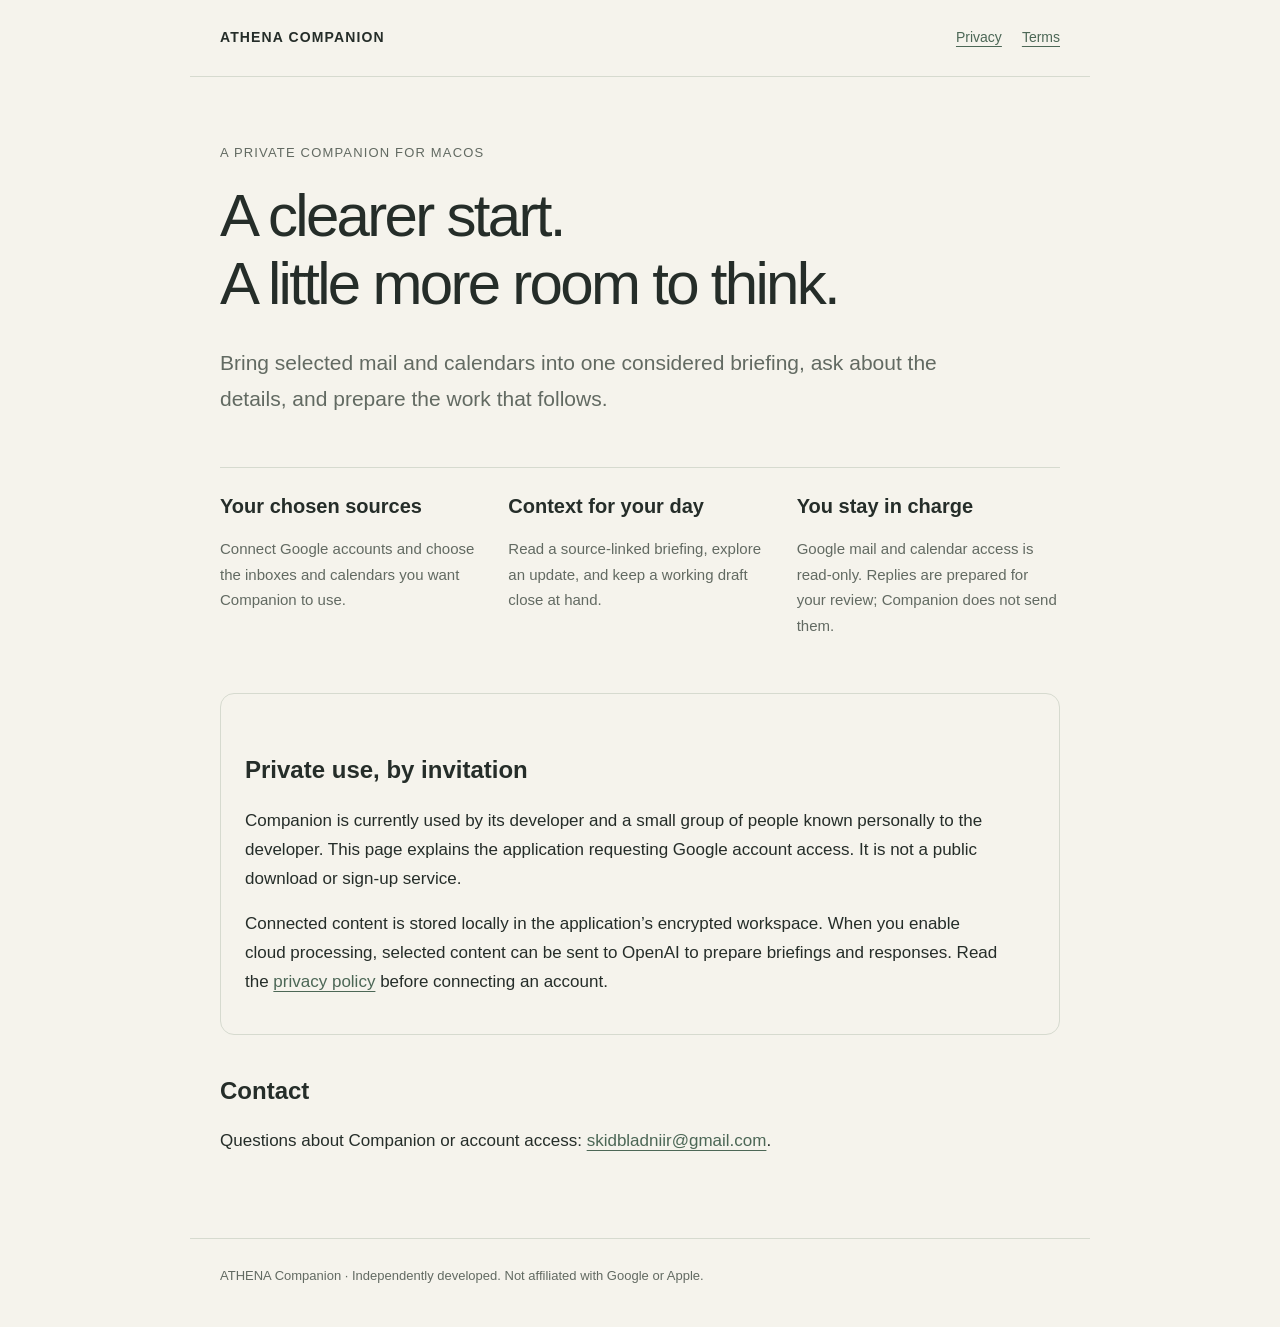
<file: site/index.html>
<!doctype html>
<html lang="en"><head><meta charset="utf-8"><meta name="viewport" content="width=device-width,initial-scale=1"><meta name="description" content="ATHENA Companion is a private macOS assistant for selected mail, calendars, briefings and prepared work."><title>ATHENA Companion</title><link rel="stylesheet" href="style.css"></head><body>
<header><a class="brand" href="./">ATHENA COMPANION</a><nav aria-label="Main"><a href="privacy.html">Privacy</a><a href="terms.html">Terms</a></nav></header>
<main><div class="eyebrow">A private companion for macOS</div><h1>A clearer start.<br>A little more room to think.</h1><p class="lead">Bring selected mail and calendars into one considered briefing, ask about the details, and prepare the work that follows.</p>
<div class="cards"><section><h2>Your chosen sources</h2><p>Connect Google accounts and choose the inboxes and calendars you want Companion to use.</p></section><section><h2>Context for your day</h2><p>Read a source-linked briefing, explore an update, and keep a working draft close at hand.</p></section><section><h2>You stay in charge</h2><p>Google mail and calendar access is read-only. Replies are prepared for your review; Companion does not send them.</p></section></div>
<section class="note"><h2>Private use, by invitation</h2><p>Companion is currently used by its developer and a small group of people known personally to the developer. This page explains the application requesting Google account access. It is not a public download or sign-up service.</p><p>Connected content is stored locally in the application’s encrypted workspace. When you enable cloud processing, selected content can be sent to OpenAI to prepare briefings and responses. Read the <a href="privacy.html">privacy policy</a> before connecting an account.</p></section>
<h2>Contact</h2><p>Questions about Companion or account access: <a href="mailto:skidbladniir@gmail.com">skidbladniir@gmail.com</a>.</p></main>
<footer>ATHENA Companion · Independently developed. Not affiliated with Google or Apple.</footer></body></html>
</file>
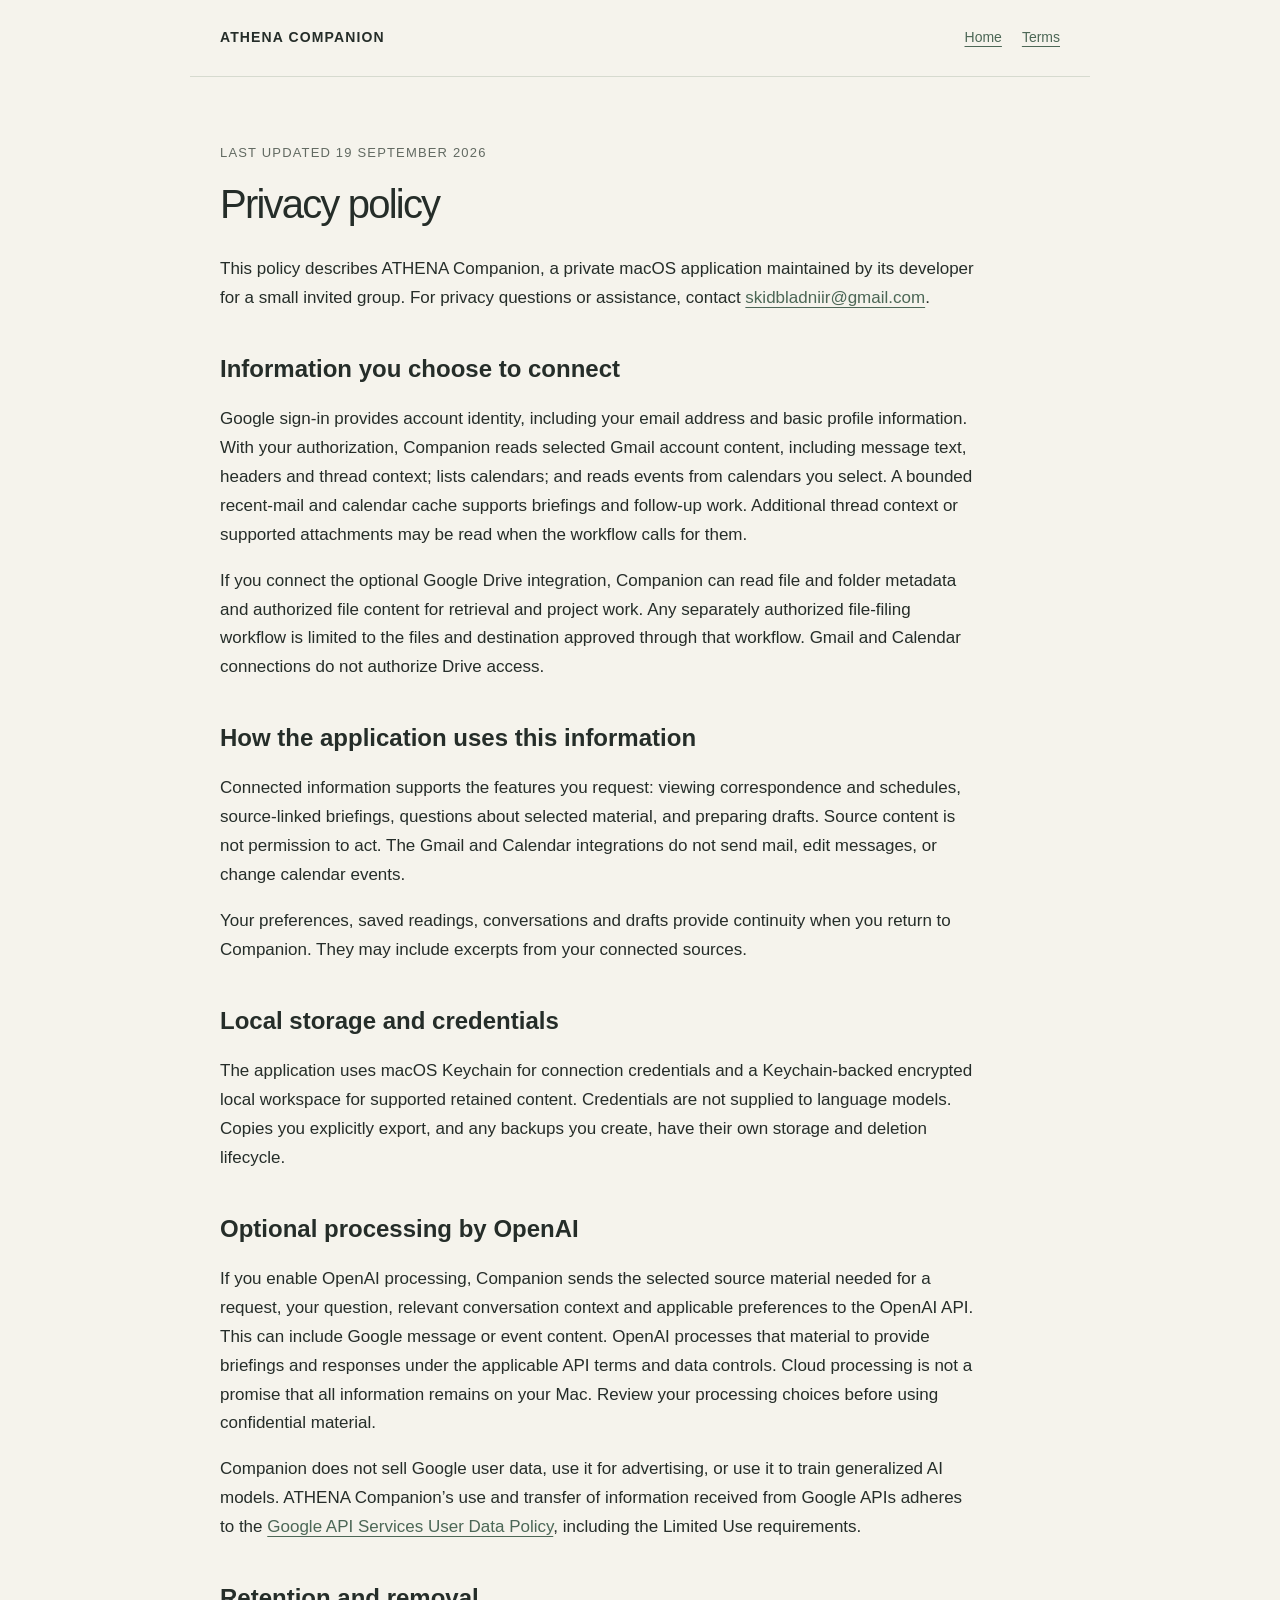
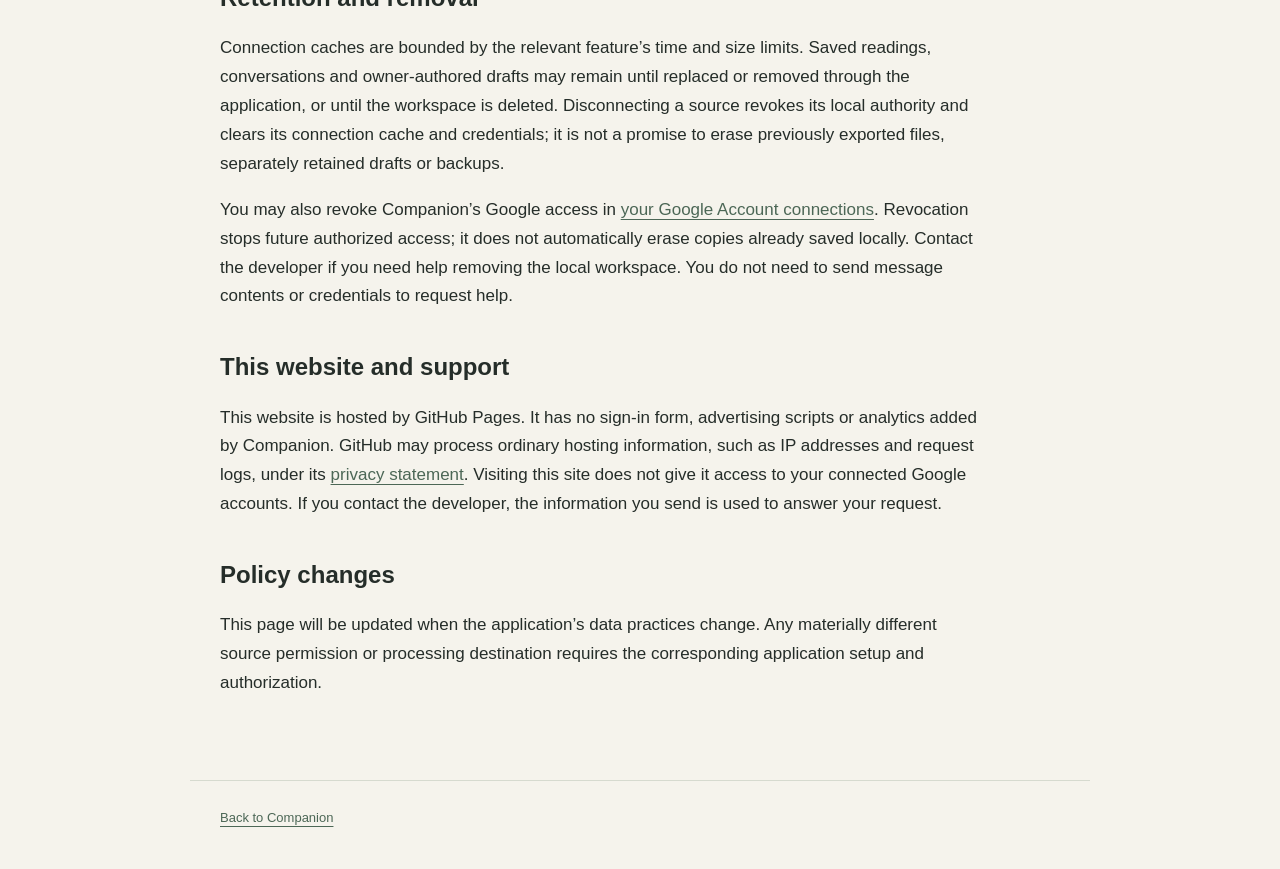
<file: site/privacy.html>
<!doctype html>
<html lang="en"><head><meta charset="utf-8"><meta name="viewport" content="width=device-width,initial-scale=1"><title>Privacy · ATHENA Companion</title><link rel="stylesheet" href="style.css"></head><body>
<header><a class="brand" href="./">ATHENA COMPANION</a><nav aria-label="Main"><a href="./">Home</a><a href="terms.html">Terms</a></nav></header><main class="legal"><div class="eyebrow">Last updated 19 September 2026</div><h1>Privacy policy</h1><p>This policy describes ATHENA Companion, a private macOS application maintained by its developer for a small invited group. For privacy questions or assistance, contact <a href="mailto:skidbladniir@gmail.com">skidbladniir@gmail.com</a>.</p>
<h2>Information you choose to connect</h2><p>Google sign-in provides account identity, including your email address and basic profile information. With your authorization, Companion reads selected Gmail account content, including message text, headers and thread context; lists calendars; and reads events from calendars you select. A bounded recent-mail and calendar cache supports briefings and follow-up work. Additional thread context or supported attachments may be read when the workflow calls for them.</p><p>If you connect the optional Google Drive integration, Companion can read file and folder metadata and authorized file content for retrieval and project work. Any separately authorized file-filing workflow is limited to the files and destination approved through that workflow. Gmail and Calendar connections do not authorize Drive access.</p>
<h2>How the application uses this information</h2><p>Connected information supports the features you request: viewing correspondence and schedules, source-linked briefings, questions about selected material, and preparing drafts. Source content is not permission to act. The Gmail and Calendar integrations do not send mail, edit messages, or change calendar events.</p><p>Your preferences, saved readings, conversations and drafts provide continuity when you return to Companion. They may include excerpts from your connected sources.</p>
<h2>Local storage and credentials</h2><p>The application uses macOS Keychain for connection credentials and a Keychain-backed encrypted local workspace for supported retained content. Credentials are not supplied to language models. Copies you explicitly export, and any backups you create, have their own storage and deletion lifecycle.</p>
<h2>Optional processing by OpenAI</h2><p>If you enable OpenAI processing, Companion sends the selected source material needed for a request, your question, relevant conversation context and applicable preferences to the OpenAI API. This can include Google message or event content. OpenAI processes that material to provide briefings and responses under the applicable API terms and data controls. Cloud processing is not a promise that all information remains on your Mac. Review your processing choices before using confidential material.</p><p>Companion does not sell Google user data, use it for advertising, or use it to train generalized AI models. ATHENA Companion’s use and transfer of information received from Google APIs adheres to the <a href="https://developers.google.com/terms/api-services-user-data-policy">Google API Services User Data Policy</a>, including the Limited Use requirements.</p>
<h2>Retention and removal</h2><p>Connection caches are bounded by the relevant feature’s time and size limits. Saved readings, conversations and owner-authored drafts may remain until replaced or removed through the application, or until the workspace is deleted. Disconnecting a source revokes its local authority and clears its connection cache and credentials; it is not a promise to erase previously exported files, separately retained drafts or backups.</p><p>You may also revoke Companion’s Google access in <a href="https://myaccount.google.com/connections">your Google Account connections</a>. Revocation stops future authorized access; it does not automatically erase copies already saved locally. Contact the developer if you need help removing the local workspace. You do not need to send message contents or credentials to request help.</p>
<h2>This website and support</h2><p>This website is hosted by GitHub Pages. It has no sign-in form, advertising scripts or analytics added by Companion. GitHub may process ordinary hosting information, such as IP addresses and request logs, under its <a href="https://docs.github.com/en/site-policy/privacy-policies/github-general-privacy-statement">privacy statement</a>. Visiting this site does not give it access to your connected Google accounts. If you contact the developer, the information you send is used to answer your request.</p>
<h2>Policy changes</h2><p>This page will be updated when the application’s data practices change. Any materially different source permission or processing destination requires the corresponding application setup and authorization.</p></main><footer><a href="./">Back to Companion</a></footer></body></html>
</file>
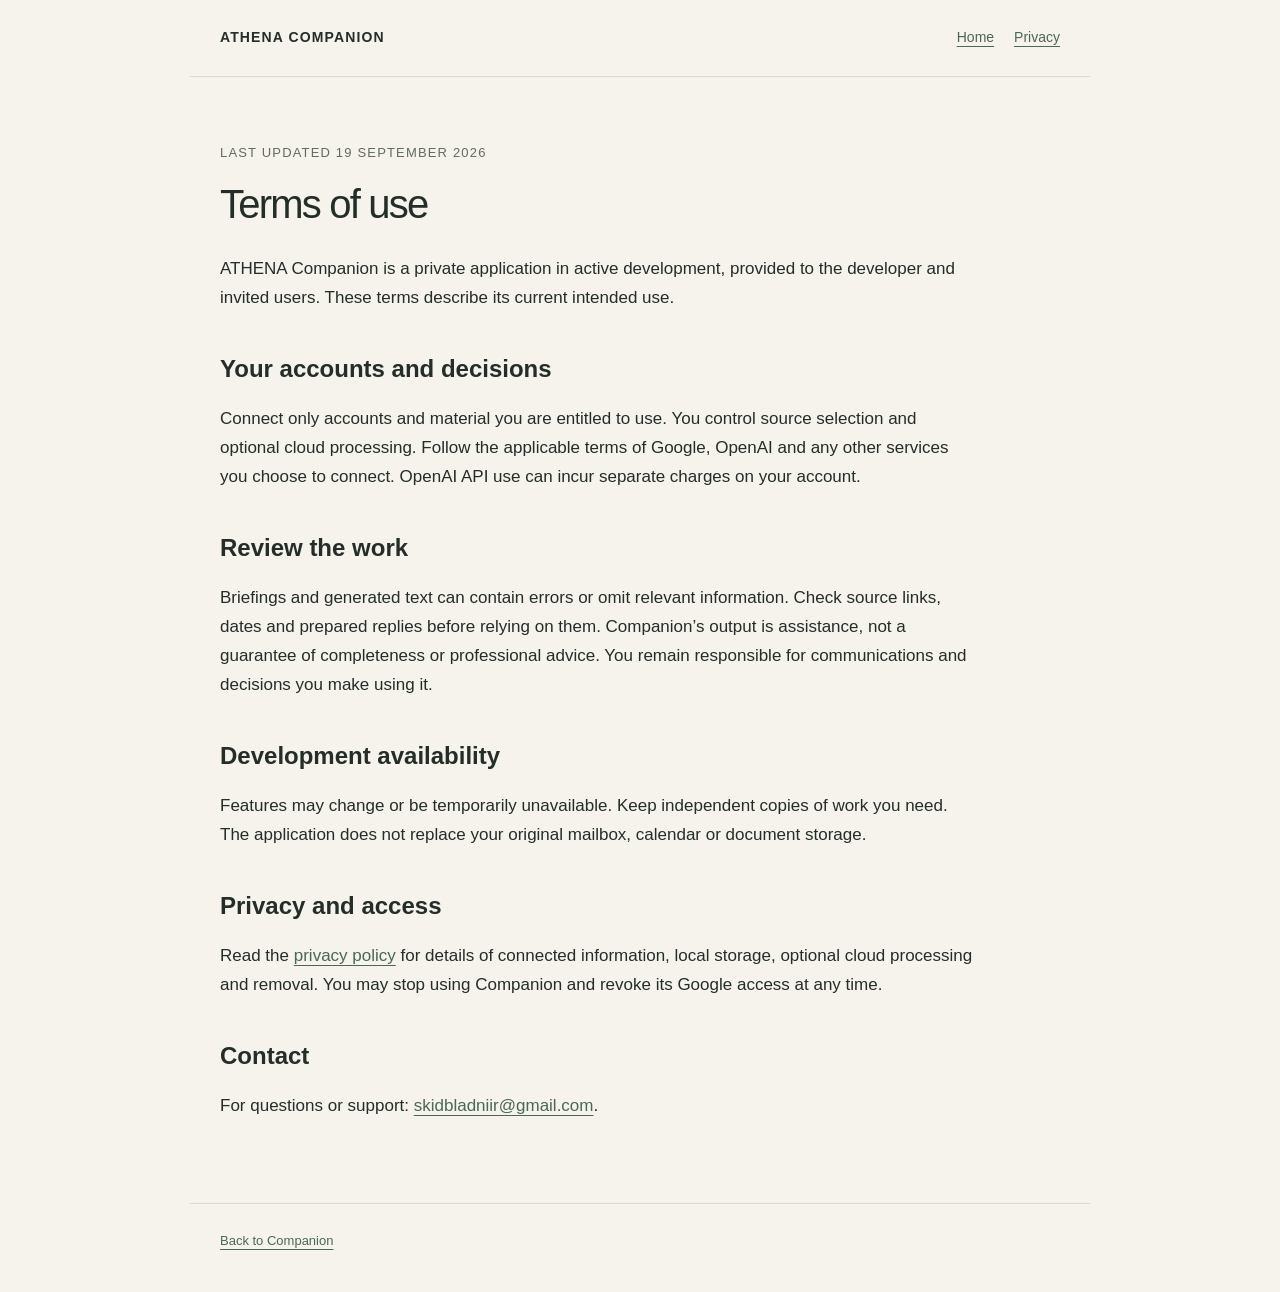
<file: site/terms.html>
<!doctype html>
<html lang="en"><head><meta charset="utf-8"><meta name="viewport" content="width=device-width,initial-scale=1"><title>Terms · ATHENA Companion</title><link rel="stylesheet" href="style.css"></head><body><header><a class="brand" href="./">ATHENA COMPANION</a><nav aria-label="Main"><a href="./">Home</a><a href="privacy.html">Privacy</a></nav></header><main class="legal"><div class="eyebrow">Last updated 19 September 2026</div><h1>Terms of use</h1><p>ATHENA Companion is a private application in active development, provided to the developer and invited users. These terms describe its current intended use.</p><h2>Your accounts and decisions</h2><p>Connect only accounts and material you are entitled to use. You control source selection and optional cloud processing. Follow the applicable terms of Google, OpenAI and any other services you choose to connect. OpenAI API use can incur separate charges on your account.</p><h2>Review the work</h2><p>Briefings and generated text can contain errors or omit relevant information. Check source links, dates and prepared replies before relying on them. Companion’s output is assistance, not a guarantee of completeness or professional advice. You remain responsible for communications and decisions you make using it.</p><h2>Development availability</h2><p>Features may change or be temporarily unavailable. Keep independent copies of work you need. The application does not replace your original mailbox, calendar or document storage.</p><h2>Privacy and access</h2><p>Read the <a href="privacy.html">privacy policy</a> for details of connected information, local storage, optional cloud processing and removal. You may stop using Companion and revoke its Google access at any time.</p><h2>Contact</h2><p>For questions or support: <a href="mailto:skidbladniir@gmail.com">skidbladniir@gmail.com</a>.</p></main><footer><a href="./">Back to Companion</a></footer></body></html>
</file>
<file: site/style.css>
:root { color-scheme: light dark; --paper:#f5f3ec; --ink:#252d29; --muted:#626a62; --line:#d6dacf; --accent:#4c6756; }
* { box-sizing:border-box; } body { margin:0; background:var(--paper); color:var(--ink); font:17px/1.7 -apple-system,BlinkMacSystemFont,"Segoe UI",sans-serif; } a { color:var(--accent); text-underline-offset:4px; } a:focus-visible { outline:2px solid var(--accent); outline-offset:5px; }
header,main,footer { max-width:900px; margin:auto; padding:26px 30px; } header { display:flex; justify-content:space-between; align-items:center; gap:20px; border-bottom:1px solid var(--line); } .brand { color:var(--ink); text-decoration:none; font-weight:600; letter-spacing:.08em; font-size:14px; } nav { display:flex; gap:20px; font-size:14px; flex-wrap:wrap; } main { padding-top:65px; padding-bottom:65px; } h1 { font-size:clamp(35px,6vw,60px); font-weight:500; letter-spacing:-.045em; line-height:1.13; max-width:750px; margin:18px 0 28px; } h2 { font-size:24px; font-weight:550; line-height:1.35; margin-top:40px; } p { max-width:760px; } .eyebrow,.muted { color:var(--muted); } .eyebrow { font-size:13px; letter-spacing:.09em; text-transform:uppercase; } .lead { font-size:21px; color:var(--muted); } .cards { display:grid; grid-template-columns:repeat(3,1fr); gap:25px; border-top:1px solid var(--line); margin-top:50px; } .cards h2 { font-size:20px; margin-top:25px; } .cards p { font-size:15px; color:var(--muted); } .note { margin-top:40px; padding:20px 24px; border:1px solid var(--line); border-radius:14px; } footer { border-top:1px solid var(--line); color:var(--muted); font-size:13px; padding-bottom:40px; } .legal h1 { font-size:40px; } li { margin:10px 0; } @media(max-width:600px) { header { align-items:flex-start; flex-direction:column; } .cards { grid-template-columns:1fr; gap:0; } main { padding-top:38px; } } @media(prefers-color-scheme:dark) { :root { --paper:#202523; --ink:#e8ece5; --muted:#afb9ad; --line:#414a43; --accent:#b1c8b4; } }
</file>
